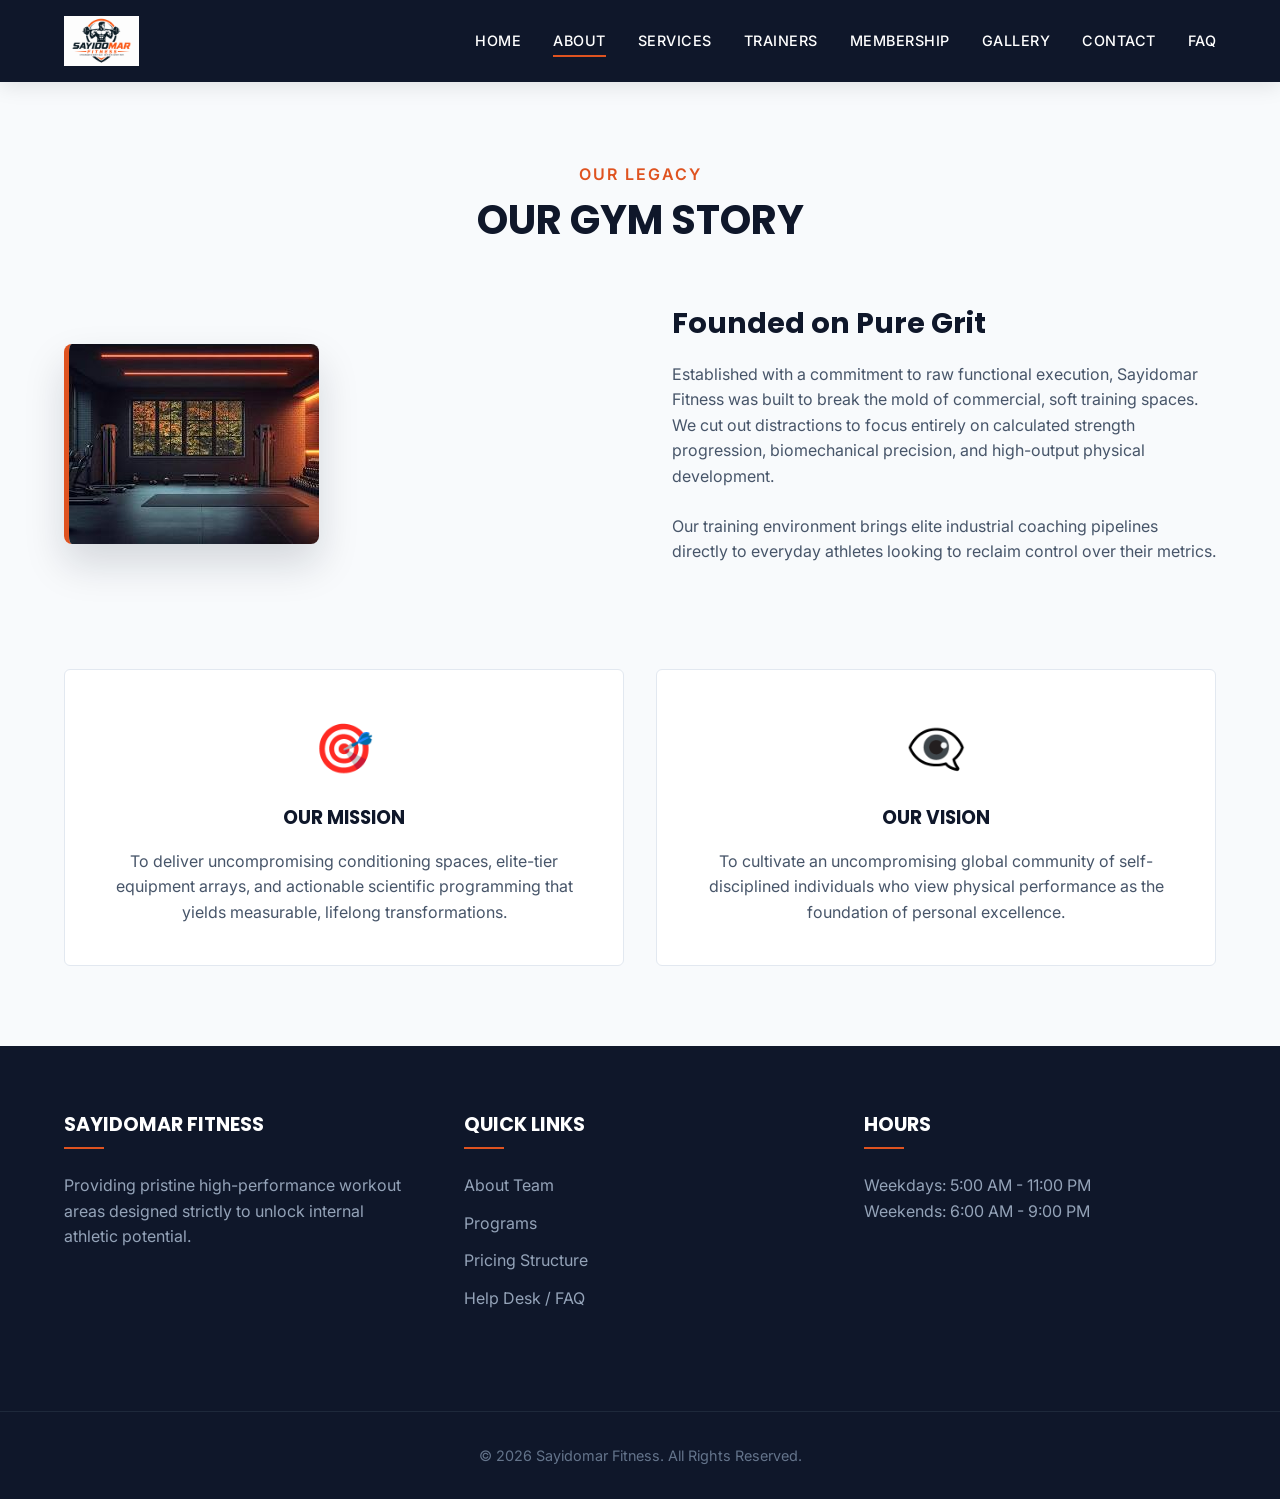
<file: about.html>
<!DOCTYPE html>
<html lang="en">
<head>
    <meta charset="UTF-8">
    <meta name="viewport" content="width=device-width, initial-scale=1.0">
    <title>About Us | Sayidomar Fitness</title>
    <link rel="stylesheet" href="css/style.css">
    <link rel="stylesheet" href="css/responsive.css">
</head>
<body>

    <header class="main-header">
        <nav class="navbar">
            <a href="index.html" class="nav-logo">
                <img src="logo.png" alt="Sayidomar Fitness Logo">
            </a>
            <ul class="nav-links">
                <li><a href="index.html">Home</a></li>
                <li><a href="about.html" class="active">About</a></li>
                <li><a href="services.html">Services</a></li>
                <li><a href="trainers.html">Trainers</a></li>
                <li><a href="membership.html">Membership</a></li>
                <li><a href="gallery.html">Gallery</a></li>
                <li><a href="contact.html">Contact</a></li>
                <li><a href="faq.html">FAQ</a></li>
            </ul>
        </nav>
    </header>

    <main class="container">
        <div class="section-header">
            <p>Our Legacy</p>
            <h2>Our Gym Story</h2>
        </div>
        
        <div class="about-split" style="margin-bottom: 5rem;">
            <div class="about-img">
                <img src="hero.png" alt="Sayidomar Gym Legacy">
            </div>
            <div class="about-text">
                <h3>Founded on Pure Grit</h3>
                <p>Established with a commitment to raw functional execution, Sayidomar Fitness was built to break the mold of commercial, soft training spaces. We cut out distractions to focus entirely on calculated strength progression, biomechanical precision, and high-output physical development.</p>
                <p>Our training environment brings elite industrial coaching pipelines directly to everyday athletes looking to reclaim control over their metrics.</p>
            </div>
        </div>

        <div class="features-grid">
            <div class="feature-card">
                <div class="feature-icon">🎯</div>
                <h3>Our Mission</h3>
                <p>To deliver uncompromising conditioning spaces, elite-tier equipment arrays, and actionable scientific programming that yields measurable, lifelong transformations.</p>
            </div>
            <div class="feature-card">
                <div class="feature-icon">👁️‍🗨️</div>
                <h3>Our Vision</h3>
                <p>To cultivate an uncompromising global community of self-disciplined individuals who view physical performance as the foundation of personal excellence.</p>
            </div>
        </div>
    </main>

    <footer class="main-footer">
        <div class="container footer-grid" style="padding: 0 0 40px 0;">
            <div class="footer-col">
                <h3>Sayidomar Fitness</h3>
                <p>Providing pristine high-performance workout areas designed strictly to unlock internal athletic potential.</p>
            </div>
            <div class="footer-col">
                <h3>Quick Links</h3>
                <ul class="footer-links">
                    <li><a href="about.html">About Team</a></li>
                    <li><a href="services.html">Programs</a></li>
                    <li><a href="membership.html">Pricing Structure</a></li>
                    <li><a href="faq.html">Help Desk / FAQ</a></li>
                </ul>
            </div>
            <div class="footer-col">
                <h3>Hours</h3>
                <p>Weekdays: 5:00 AM - 11:00 PM<br>Weekends: 6:00 AM - 9:00 PM</p>
            </div>
        </div>
        <div class="footer-bottom">
            <p>&copy; 2026 Sayidomar Fitness. All Rights Reserved.</p>
        </div>
    </footer>

</body>
</html>
</file>
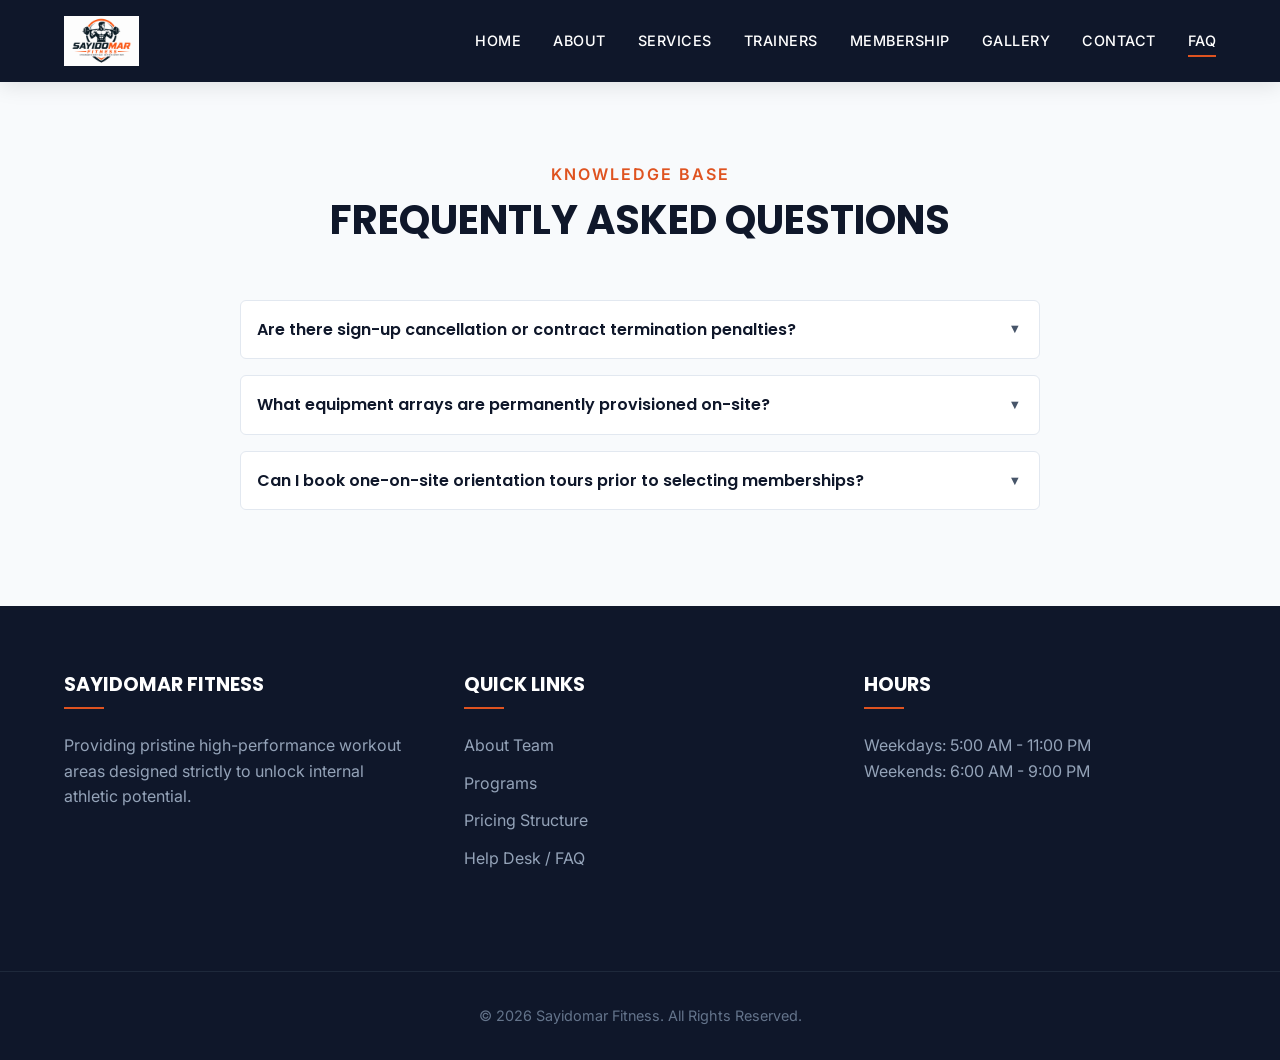
<file: faq.html>
<!DOCTYPE html>
<html lang="en">
<head>
    <meta charset="UTF-8">
    <meta name="viewport" content="width=device-width, initial-scale=1.0">
    <title>Help Desk FAQs | Sayidomar Fitness</title>
    <link rel="stylesheet" href="css/style.css">
    <link rel="stylesheet" href="css/responsive.css">
    <style>
        /* Scoped styles specifically for standard interactive accordion functionality without JavaScript */
        details {
            background-color: var(--white);
            border: 1px solid var(--border);
            border-radius: 6px;
            margin-bottom: 1rem;
            padding: 1rem;
            transition: var(--transition);
        }
        details[open] {
            border-color: var(--primary);
            box-shadow: 0 4px 12px rgba(0,0,0,0.03);
        }
        summary {
            font-family: var(--font-heading);
            font-weight: 600;
            color: var(--heading);
            cursor: pointer;
            list-style: none;
            position: relative;
            padding-right: 2rem;
        }
        summary::after {
            content: '▼';
            position: absolute;
            right: 0;
            top: 50%;
            transform: translateY(-50%) scale(0.8);
            color: var(--text);
            transition: var(--transition);
        }
        details[open] summary::after {
            transform: translateY(-50%) rotate(180deg) scale(0.8);
            color: var(--primary);
        }
        details p {
            margin-top: 1rem;
            color: var(--text);
            border-top: 1px solid var(--border);
            padding-top: 1rem;
        }
    </style>
</head>
<body>

    <header class="main-header">
        <nav class="navbar">
            <a href="index.html" class="nav-logo">
                <img src="logo.png" alt="Sayidomar Fitness Logo">
            </a>
            <ul class="nav-links">
                <li><a href="index.html">Home</a></li>
                <li><a href="about.html">About</a></li>
                <li><a href="services.html">Services</a></li>
                <li><a href="trainers.html">Trainers</a></li>
                <li><a href="membership.html">Membership</a></li>
                <li><a href="gallery.html">Gallery</a></li>
                <li><a href="contact.html">Contact</a></li>
                <li><a href="faq.html" class="active">FAQ</a></li>
            </ul>
        </nav>
    </header>

    <main class="container" style="max-width: 800px;">
        <div class="section-header">
            <p>Knowledge Base</p>
            <h2>Frequently Asked Questions</h2>
        </div>

        <!-- Semantic HTML5 Interactive Details Elements (Bypasses JS Requirements completely) -->
        <details>
            <summary>Are there sign-up cancellation or contract termination penalties?</summary>
            <p>No. Our Basic and Elite membership tracks are engineered on rolling month-to-month continuous billing structures. You can terminate auto-renewals 10 business days clear of your next scheduled calendar billing block without encountering exit penalty assessments.</p>
        </details>

        <details>
            <summary>What equipment arrays are permanently provisioned on-site?</summary>
            <p>Our infrastructure holds pristine multi-station competition compound platforms, solid calibrated steel Olympic plates, specialized multi-grip bars, specialized dual-cable towers, high-performance mechanical air bikes, rowers, and solid dumbbells mapping scales up to 150 lbs.</p>
        </details>

        <details>
            <summary>Can I book one-on-site orientation tours prior to selecting memberships?</summary>
            <p>Absolutely. Reach through our core Contact page configuration to set clean time blocks with one of our master training coordinators to review the gear deployment systems first-hand.</p>
        </details>
    </main>

    <footer class="main-footer">
        <div class="container footer-grid" style="padding: 0 0 40px 0;">
            <div class="footer-col">
                <h3>Sayidomar Fitness</h3>
                <p>Providing pristine high-performance workout areas designed strictly to unlock internal athletic potential.</p>
            </div>
            <div class="footer-col">
                <h3>Quick Links</h3>
                <ul class="footer-links">
                    <li><a href="about.html">About Team</a></li>
                    <li><a href="services.html">Programs</a></li>
                    <li><a href="membership.html">Pricing Structure</a></li>
                    <li><a href="faq.html">Help Desk / FAQ</a></li>
                </ul>
            </div>
            <div class="footer-col">
                <h3>Hours</h3>
                <p>Weekdays: 5:00 AM - 11:00 PM<br>Weekends: 6:00 AM - 9:00 PM</p>
            </div>
        </div>
        <div class="footer-bottom">
            <p>&copy; 2026 Sayidomar Fitness. All Rights Reserved.</p>
        </div>
    </footer>

</body>
</html>
</file>
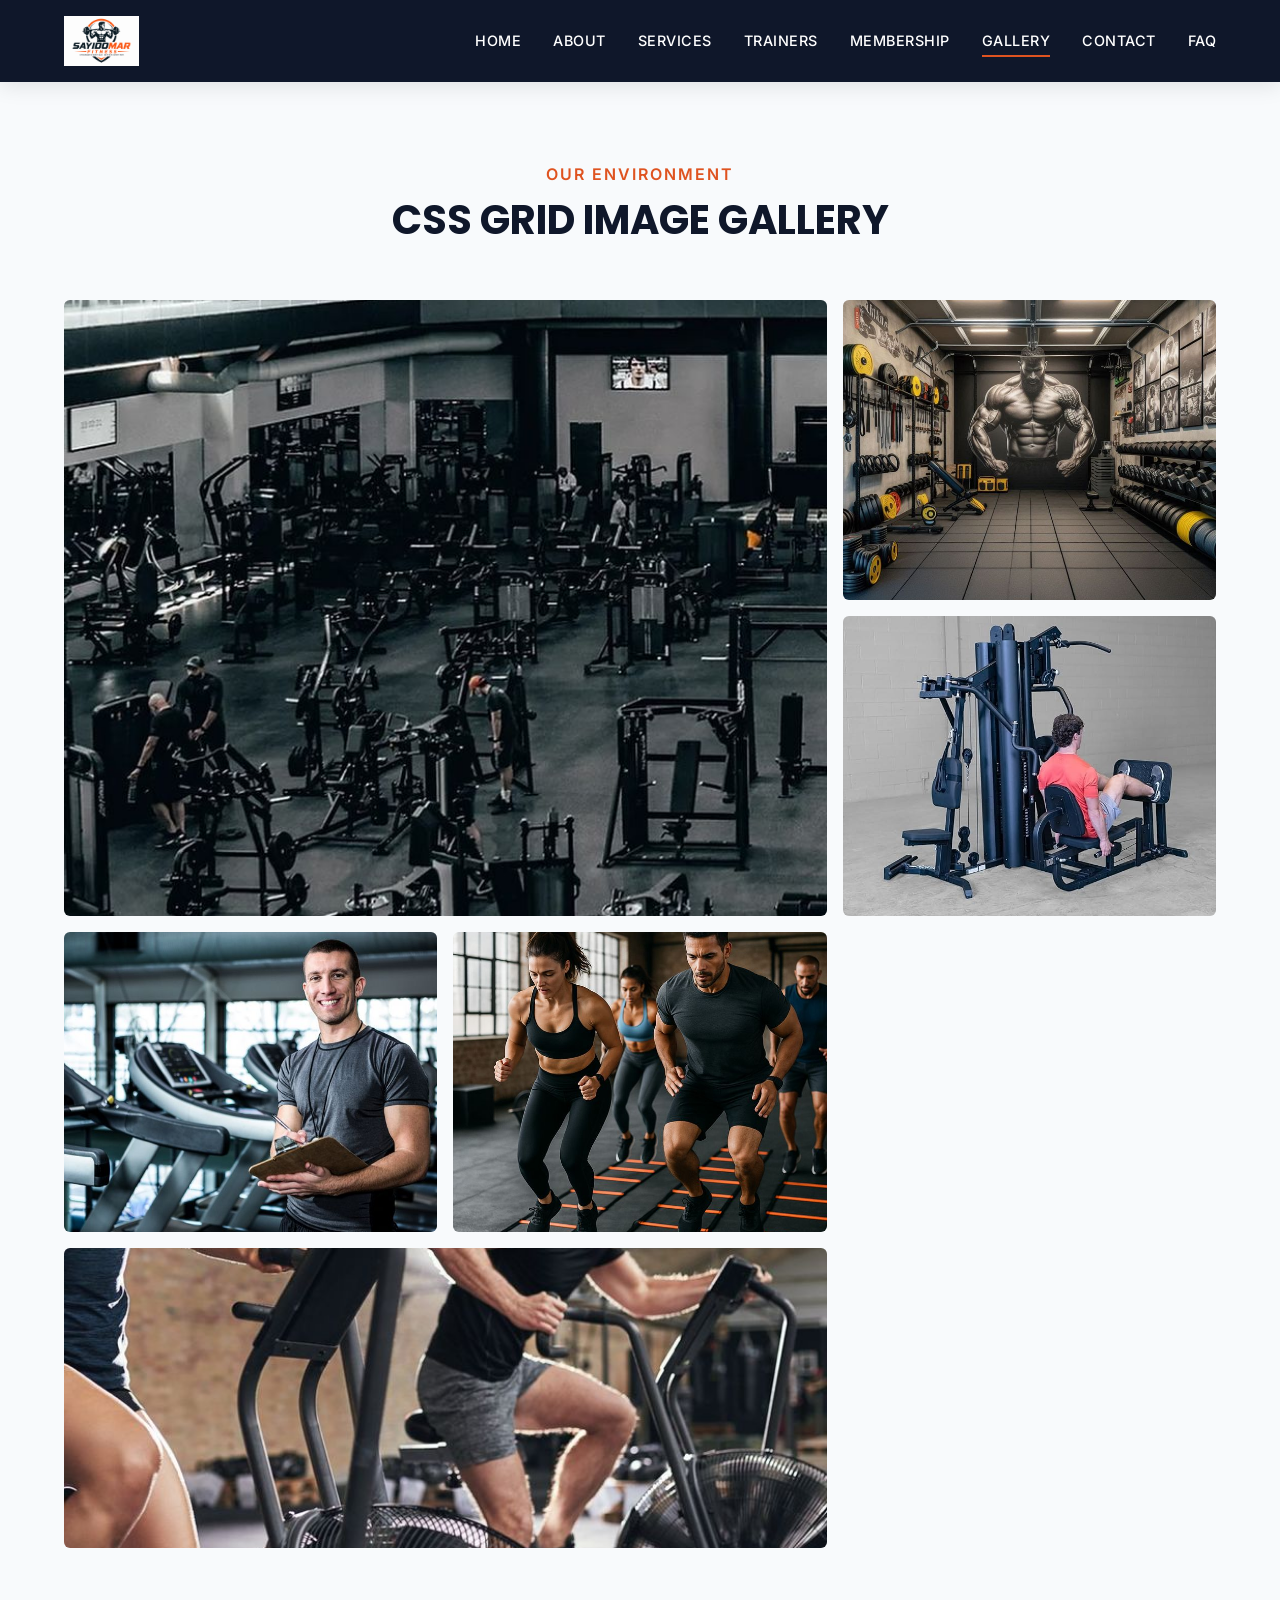
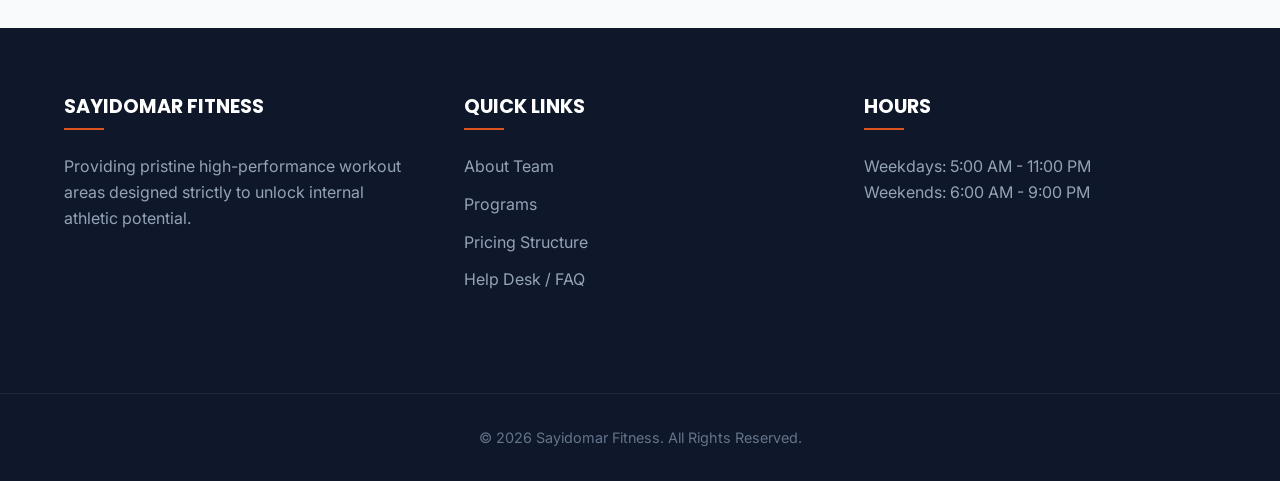
<file: gallery.html>
<!DOCTYPE html>
<html lang="en">
<head>
    <meta charset="UTF-8">
    <meta name="viewport" content="width=device-width, initial-scale=1.0">
    <title>Facility Vault | Sayidomar Fitness</title>
    <link rel="stylesheet" href="css/style.css">
    <link rel="stylesheet" href="css/responsive.css">
</head>
<body>

    <header class="main-header">
        <nav class="navbar">
            <a href="index.html" class="nav-logo">
                <img src="logo.png" alt="Sayidomar Fitness Logo">
            </a>
            <ul class="nav-links">
                <li><a href="index.html">Home</a></li>
                <li><a href="about.html">About</a></li>
                <li><a href="services.html">Services</a></li>
                <li><a href="trainers.html">Trainers</a></li>
                <li><a href="membership.html">Membership</a></li>
                <li><a href="gallery.html" class="active">Gallery</a></li>
                <li><a href="contact.html">Contact</a></li>
                <li><a href="faq.html">FAQ</a></li>
            </ul>
        </nav>
    </header>

    <main class="container">
        <div class="section-header">
            <p>Our Environment</p>
            <h2>CSS Grid Image Gallery</h2>
        </div>

        <!-- Custom Grid System configuration styling explicitly mapped via CSS Grid rules -->
        <div class="gallery-grid" style="grid-auto-rows: 300px;">
            <div class="gallery-item" style="grid-column: span 2; grid-row: span 2;"><img src="main.jpeg" alt="Main Floor Setup Tier 1"></div>
            <div class="gallery-item"><img src="loyout.jpeg" alt="Industrial Strength Layout"></div>
            <div class="gallery-item"><img src="free.jpeg" alt="Free Weights Array"></div>
            <div class="gallery-item"><img src="coach.jpeg" alt="Coaching Platform Alpha"></div>
            <div class="gallery-item"><img src="hub.jpeg" alt="Conditioning Hub"></div>
            <div class="gallery-item" style="grid-column: span 2;"><img src="drive.jpeg" alt="Athlete Mechanical Drive"></div>
        </div>
    </main>

    <footer class="main-footer">
        <div class="container footer-grid" style="padding: 0 0 40px 0;">
            <div class="footer-col">
                <h3>Sayidomar Fitness</h3>
                <p>Providing pristine high-performance workout areas designed strictly to unlock internal athletic potential.</p>
            </div>
            <div class="footer-col">
                <h3>Quick Links</h3>
                <ul class="footer-links">
                    <li><a href="about.html">About Team</a></li>
                    <li><a href="services.html">Programs</a></li>
                    <li><a href="membership.html">Pricing Structure</a></li>
                    <li><a href="faq.html">Help Desk / FAQ</a></li>
                </ul>
            </div>
            <div class="footer-col">
                <h3>Hours</h3>
                <p>Weekdays: 5:00 AM - 11:00 PM<br>Weekends: 6:00 AM - 9:00 PM</p>
            </div>
        </div>
        <div class="footer-bottom">
            <p>&copy; 2026 Sayidomar Fitness. All Rights Reserved.</p>
        </div>
    </footer>

</body>
</html>
</file>
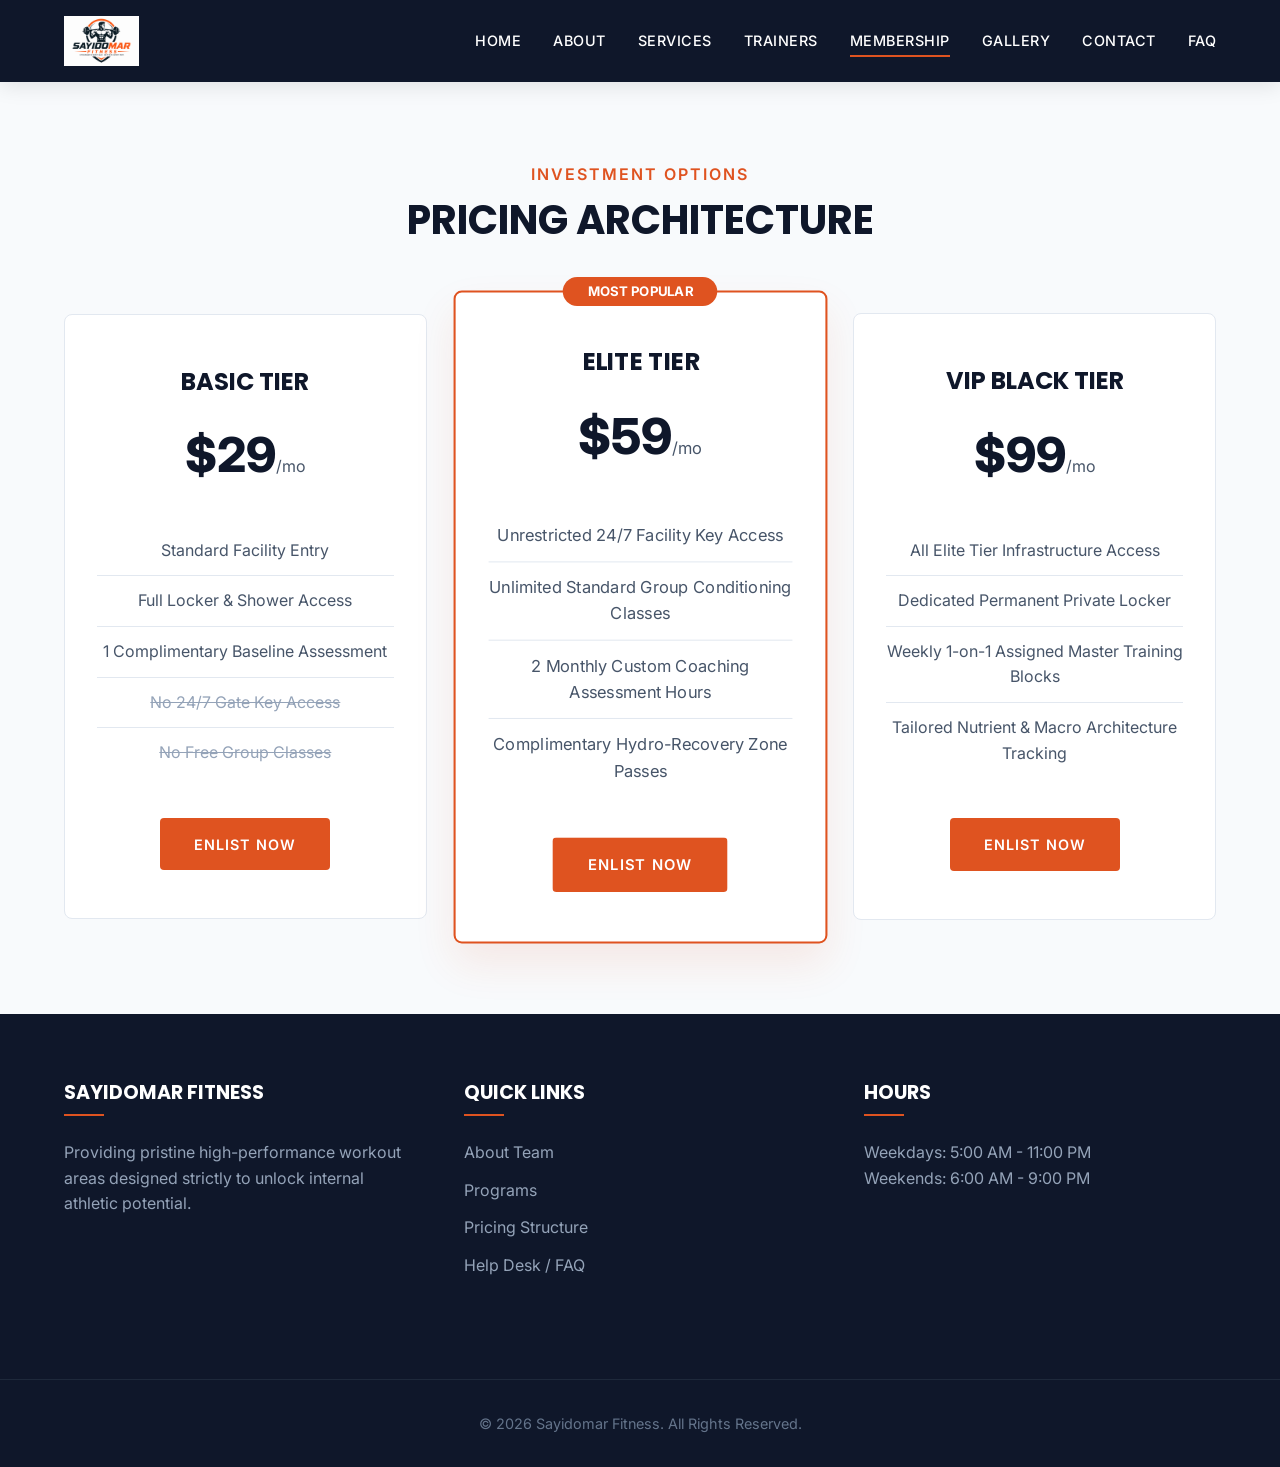
<file: membership.html>
<!DOCTYPE html>
<html lang="en">
<head>
    <meta charset="UTF-8">
    <meta name="viewport" content="width=device-width, initial-scale=1.0">
    <title>Membership Plans | Sayidomar Fitness</title>
    <link rel="stylesheet" href="css/style.css">
    <link rel="stylesheet" href="css/responsive.css">
</head>
<body>

    <header class="main-header">
        <nav class="navbar">
            <a href="index.html" class="nav-logo">
                <img src="logo.png" alt="Sayidomar Fitness Logo">
            </a>
            <ul class="nav-links">
                <li><a href="index.html">Home</a></li>
                <li><a href="about.html">About</a></li>
                <li><a href="services.html">Services</a></li>
                <li><a href="trainers.html">Trainers</a></li>
                <li><a href="membership.html" class="active">Membership</a></li>
                <li><a href="gallery.html">Gallery</a></li>
                <li><a href="contact.html">Contact</a></li>
                <li><a href="faq.html">FAQ</a></li>
            </ul>
        </nav>
    </header>

    <main class="container">
        <div class="section-header">
            <p>Investment Options</p>
            <h2>Pricing Architecture</h2>
        </div>

        <div class="plans-grid">
            <div class="plan-card">
                <h3>Basic Tier</h3>
                <div class="plan-price">$29<span>/mo</span></div>
                <ul class="plan-features">
                    <li>Standard Facility Entry</li>
                    <li>Full Locker & Shower Access</li>
                    <li>1 Complimentary Baseline Assessment</li>
                    <li style="color:#94A3B8; text-decoration: line-through;">No 24/7 Gate Key Access</li>
                    <li style="color:#94A3B8; text-decoration: line-through;">No Free Group Classes</li>
                </ul>
                <a href="contact.html" class="btn">Enlist Now</a>
            </div>

            <div class="plan-card featured">
                <div class="badge">Most Popular</div>
                <h3>Elite Tier</h3>
                <div class="plan-price">$59<span>/mo</span></div>
                <ul class="plan-features">
                    <li>Unrestricted 24/7 Facility Key Access</li>
                    <li>Unlimited Standard Group Conditioning Classes</li>
                    <li>2 Monthly Custom Coaching Assessment Hours</li>
                    <li>Complimentary Hydro-Recovery Zone Passes</li>
                </ul>
                <a href="contact.html" class="btn">Enlist Now</a>
            </div>

            <div class="plan-card">
                <h3>VIP Black Tier</h3>
                <div class="plan-price">$99<span>/mo</span></div>
                <ul class="plan-features">
                    <li>All Elite Tier Infrastructure Access</li>
                    <li>Dedicated Permanent Private Locker</li>
                    <li>Weekly 1-on-1 Assigned Master Training Blocks</li>
                    <li>Tailored Nutrient & Macro Architecture Tracking</li>
                </ul>
                <a href="contact.html" class="btn">Enlist Now</a>
            </div>
        </div>
    </main>

    <footer class="main-footer">
        <div class="container footer-grid" style="padding: 0 0 40px 0;">
            <div class="footer-col">
                <h3>Sayidomar Fitness</h3>
                <p>Providing pristine high-performance workout areas designed strictly to unlock internal athletic potential.</p>
            </div>
            <div class="footer-col">
                <h3>Quick Links</h3>
                <ul class="footer-links">
                    <li><a href="about.html">About Team</a></li>
                    <li><a href="services.html">Programs</a></li>
                    <li><a href="membership.html">Pricing Structure</a></li>
                    <li><a href="faq.html">Help Desk / FAQ</a></li>
                </ul>
            </div>
            <div class="footer-col">
                <h3>Hours</h3>
                <p>Weekdays: 5:00 AM - 11:00 PM<br>Weekends: 6:00 AM - 9:00 PM</p>
            </div>
        </div>
        <div class="footer-bottom">
            <p>&copy; 2026 Sayidomar Fitness. All Rights Reserved.</p>
        </div>
    </footer>

</body>
</html>
</file>
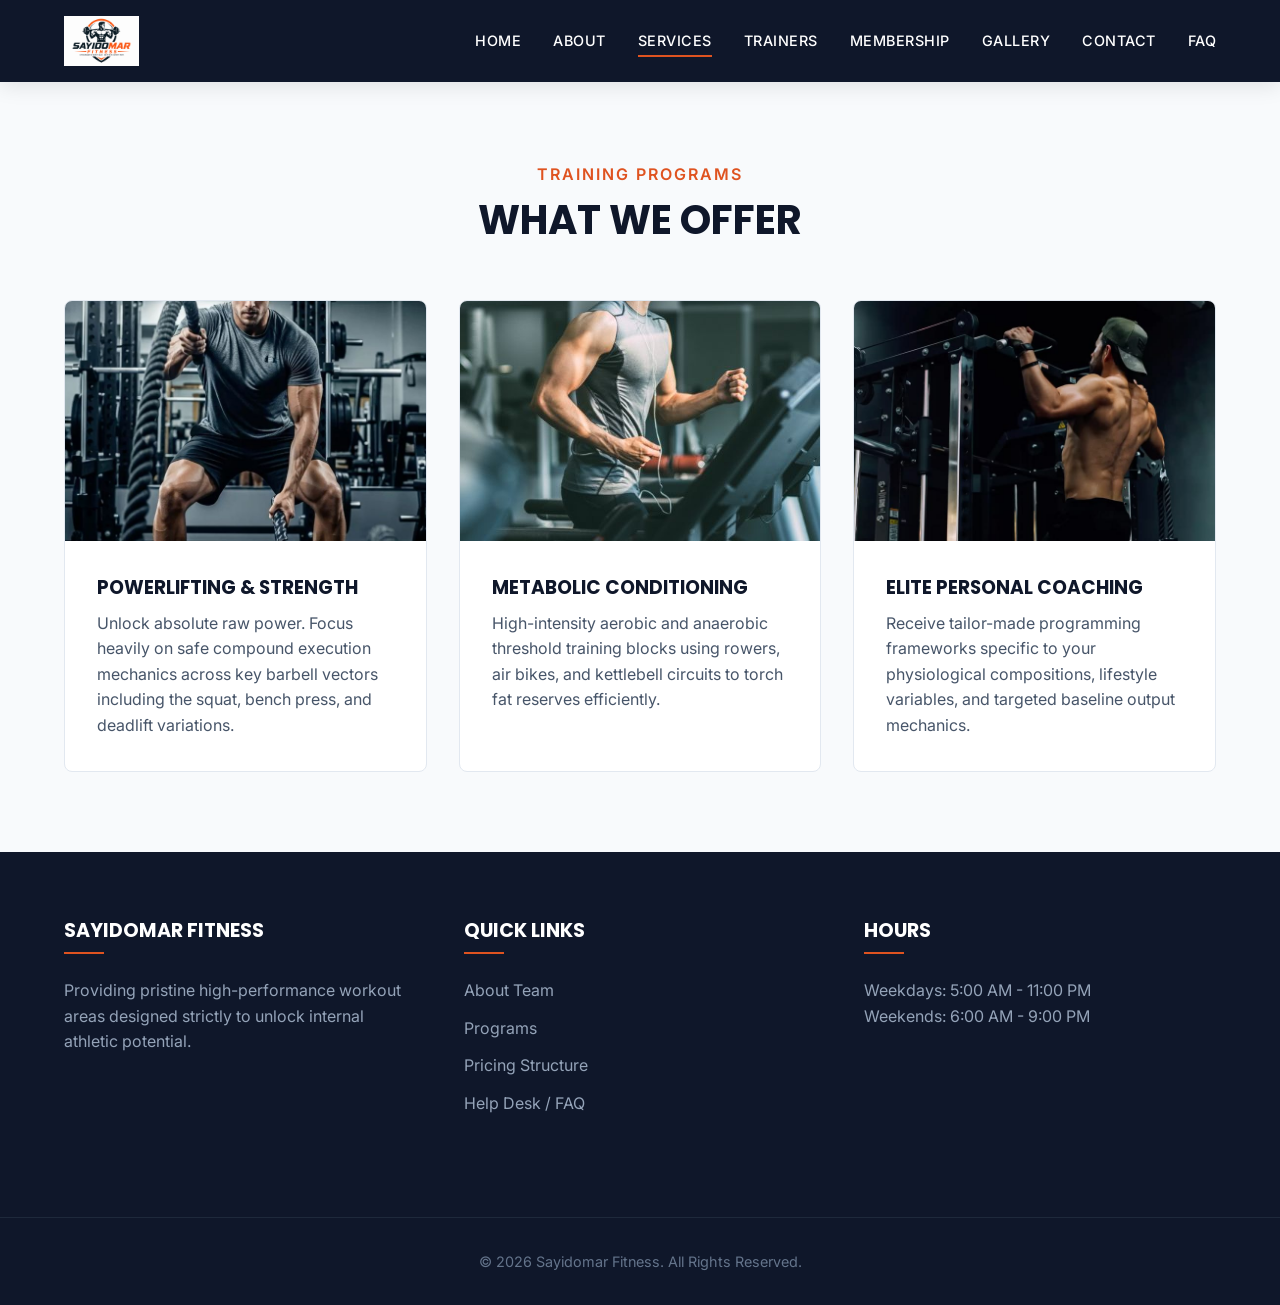
<file: services.html>
<!DOCTYPE html>
<html lang="en">
<head>
    <meta charset="UTF-8">
    <meta name="viewport" content="width=device-width, initial-scale=1.0">
    <title>Our Services | Sayidomar Fitness</title>
    <link rel="stylesheet" href="css/style.css">
    <link rel="stylesheet" href="css/responsive.css">
</head>
<body>

    <header class="main-header">
        <nav class="navbar">
            <a href="index.html" class="nav-logo">
                <img src="logo.png" alt="Sayidomar Fitness Logo">
            </a>
            <ul class="nav-links">
                <li><a href="index.html">Home</a></li>
                <li><a href="about.html">About</a></li>
                <li><a href="services.html" class="active">Services</a></li>
                <li><a href="trainers.html">Trainers</a></li>
                <li><a href="membership.html">Membership</a></li>
                <li><a href="gallery.html">Gallery</a></li>
                <li><a href="contact.html">Contact</a></li>
                <li><a href="faq.html">FAQ</a></li>
            </ul>
        </nav>
    </header>

    <main class="container">
        <div class="section-header">
            <p>Training Programs</p>
            <h2>What We Offer</h2>
        </div>

        <div class="services-grid">
            <div class="service-card">
                <div class="service-img"><img src="first.jpeg" alt="Strength Program"></div>
                <div class="service-info">
                    <h3>Powerlifting & Strength</h3>
                    <p>Unlock absolute raw power. Focus heavily on safe compound execution mechanics across key barbell vectors including the squat, bench press, and deadlift variations.</p>
                </div>
            </div>
            <div class="service-card">
                <div class="service-img"><img src="second.jpeg" alt="Conditioning Program"></div>
                <div class="service-info">
                    <h3>Metabolic Conditioning</h3>
                    <p>High-intensity aerobic and anaerobic threshold training blocks using rowers, air bikes, and kettlebell circuits to torch fat reserves efficiently.</p>
                </div>
            </div>
            <div class="service-card">
                <div class="service-img"><img src="last.jpeg" alt="1-on-1 Program"></div>
                <div class="service-info">
                    <h3>Elite Personal Coaching</h3>
                    <p>Receive tailor-made programming frameworks specific to your physiological compositions, lifestyle variables, and targeted baseline output mechanics.</p>
                </div>
            </div>
        </div>
    </main>

    <footer class="main-footer">
        <div class="container footer-grid" style="padding: 0 0 40px 0;">
            <div class="footer-col">
                <h3>Sayidomar Fitness</h3>
                <p>Providing pristine high-performance workout areas designed strictly to unlock internal athletic potential.</p>
            </div>
            <div class="footer-col">
                <h3>Quick Links</h3>
                <ul class="footer-links">
                    <li><a href="about.html">About Team</a></li>
                    <li><a href="services.html">Programs</a></li>
                    <li><a href="membership.html">Pricing Structure</a></li>
                    <li><a href="faq.html">Help Desk / FAQ</a></li>
                </ul>
            </div>
            <div class="footer-col">
                <h3>Hours</h3>
                <p>Weekdays: 5:00 AM - 11:00 PM<br>Weekends: 6:00 AM - 9:00 PM</p>
            </div>
        </div>
        <div class="footer-bottom">
            <p>&copy; 2026 Sayidomar Fitness. All Rights Reserved.</p>
        </div>
    </footer>

</body>
</html>
</file>
<file: css/style.css>
/* ==========================================
   CSS ARCHITECTURE: SAYIDOMAR FITNESS
   File: css/style.css
   ========================================== */

@import url('https://fonts.googleapis.com/css2?family=Inter:wght@300;400;500;600&family=Poppins:wght@500;600;700;800&display=swap');

:root {
    --primary: #DF5320;
    --heading: #0F172A;
    --bg: #F8FAFC;
    --text: #475569;
    --white: #FFFFFF;
    --card-bg: #FFFFFF;
    --border: #E2E8F0;
    
    --font-heading: 'Poppins', sans-serif;
    --font-body: 'Inter', sans-serif;
    --max-width: 1200px;
    --transition: all 0.3s cubic-bezier(0.4, 0, 0.2, 1);
}

/* Base Resets */
* {
    margin: 0;
    padding: 0;
    box-sizing: border-box;
}

html {
    scroll-behavior: smooth;
}

body {
    font-family: var(--font-body);
    background-color: var(--bg);
    color: var(--text);
    line-height: 1.6;
}

h1, h2, h3, h4 {
    font-family: var(--font-heading);
    color: var(--heading);
    font-weight: 700;
}

a {
    text-decoration: none;
    color: inherit;
    transition: var(--transition);
}

ul {
    list-style: none;
}

img {
    max-width: 100%;
    display: block;
}

/* Global Components & Utility */
.container {
    width: 90%;
    max-width: var(--max-width);
    margin: 0 auto;
    padding: 80px 0;
}

.btn {
    display: inline-block;
    padding: 0.8rem 2rem;
    background-color: var(--primary);
    color: var(--white);
    font-weight: 600;
    text-transform: uppercase;
    font-size: 0.9rem;
    letter-spacing: 1px;
    border: 2px solid transparent;
    border-radius: 4px;
    cursor: pointer;
    transition: var(--transition);
}

.btn:hover {
    background-color: transparent;
    border-color: var(--primary);
    color: var(--primary);
    transform: translateY(-2px);
}

.btn-secondary {
    background-color: transparent;
    border: 2px solid var(--white);
    color: var(--white);
}

.btn-secondary:hover {
    background-color: var(--white);
    color: var(--heading);
}

.section-header {
    text-align: center;
    margin-bottom: 3rem;
}

.section-header h2 {
    font-size: 2.5rem;
    text-transform: uppercase;
    margin-bottom: 0.5rem;
}

.section-header p {
    color: var(--primary);
    font-weight: 600;
    text-transform: uppercase;
    letter-spacing: 2px;
}

/* Sticky Navigation Header */
.main-header {
    position: sticky;
    top: 0;
    background-color: var(--heading);
    box-shadow: 0 4px 20px rgba(0, 0, 0, 0.1);
    z-index: 1000;
}

.navbar {
    display: flex;
    justify-content: space-between;
    align-items: center;
    padding: 1rem 5%;
}

.nav-logo img {
    height: 50px;
    width: auto;
}

.nav-links {
    display: flex;
    gap: 2rem;
}

.nav-links a {
    color: var(--white);
    font-weight: 500;
    text-transform: uppercase;
    font-size: 0.9rem;
    letter-spacing: 0.5px;
    position: relative;
    padding: 0.5rem 0;
}

.nav-links a::after {
    content: '';
    position: absolute;
    bottom: 0;
    left: 0;
    width: 0;
    height: 2px;
    background-color: var(--primary);
    transition: var(--transition);
}

.nav-links a:hover::after,
.nav-links a.active::after {
    width: 100%;
}

.nav-links a:hover {
    color: var(--primary);
}

/* Hero Section */
.hero {
    min-height: 90vh;
    background: linear-gradient(rgba(15, 23, 42, 0.8), rgba(15, 23, 42, 0.85)), url('../images/hero.jpg') no-repeat center center/cover;
    display: flex;
    align-items: center;
    justify-content: center;
    text-align: center;
    color: var(--white);
    padding: 0 1rem;
}

.hero-content {
    max-width: 800px;
}

.hero-logo {
    max-width: 280px;
    margin: 0 auto 2rem auto;
}

.hero h1 {
    color: var(--white);
    font-size: 3.5rem;
    text-transform: uppercase;
    letter-spacing: 2px;
    margin-bottom: 1rem;
}

.hero p {
    font-size: 1.25rem;
    color: var(--primary);
    font-weight: 600;
    letter-spacing: 3px;
    text-transform: uppercase;
    margin-bottom: 2rem;
}

.hero-btns {
    display: flex;
    gap: 1.5rem;
    justify-content: center;
}

/* About Section Split */
.about-split {
    display: flex;
    gap: 4rem;
    align-items: center;
}

.about-img, .about-text {
    flex: 1;
}

.about-img img {
    border-radius: 8px;
    box-shadow: 0 20px 40px rgba(15, 23, 42, 0.15);
    border-left: 5px solid var(--primary);
}

.about-text h3 {
    font-size: 1.8rem;
    margin-bottom: 1rem;
}

.about-text p {
    margin-bottom: 1.5rem;
}

/* Why Choose Us Features Grid */
.features-grid {
    display: grid;
    grid-template-columns: repeat(auto-fit, minmax(250px, 1fr));
    gap: 2rem;
}

.feature-card {
    background-color: var(--card-bg);
    padding: 2.5rem 2rem;
    text-align: center;
    border-radius: 6px;
    border: 1px solid var(--border);
    transition: var(--transition);
}

.feature-card:hover {
    transform: translateY(-10px);
    border-color: var(--primary);
    box-shadow: 0 15px 30px rgba(0,0,0,0.05);
}

.feature-icon {
    font-size: 3rem;
    margin-bottom: 1rem;
}

.feature-card h3 {
    margin-bottom: 1rem;
    text-transform: uppercase;
}

/* Services Grid Display */
.services-grid {
    display: grid;
    grid-template-columns: repeat(auto-fit, minmax(300px, 1fr));
    gap: 2rem;
}

.service-card {
    background-color: var(--card-bg);
    border-radius: 8px;
    overflow: hidden;
    border: 1px solid var(--border);
    transition: var(--transition);
}

.service-card:hover {
    transform: translateY(-5px);
    box-shadow: 0 15px 30px rgba(0,0,0,0.08);
}

.service-img img {
    width: 100%;
    height: 240px;
    object-fit: cover;
}

.service-info {
    padding: 2rem;
}

.service-info h3 {
    margin-bottom: 0.5rem;
    text-transform: uppercase;
}

/* Trainers Team Grid */
.trainers-grid {
    display: grid;
    grid-template-columns: repeat(auto-fit, minmax(280px, 1fr));
    gap: 2rem;
}

.trainer-card {
    background-color: var(--card-bg);
    border-radius: 8px;
    overflow: hidden;
    text-align: center;
    border: 1px solid var(--border);
    position: relative;
}

.trainer-img {
    overflow: hidden;
    position: relative;
}

.trainer-img img {
    width: 100%;
    height: 500px;
    object-fit: cover;
    transition: var(--transition);
}

.trainer-card:hover .trainer-img img {
    transform: scale(1.05);
}

.trainer-info {
    padding: 1.5rem;
    background-color: var(--white);
    position: relative;
    z-index: 2;
}

.trainer-info h3 {
    text-transform: uppercase;
    font-size: 1.3rem;
}

.trainer-info p {
    color: var(--primary);
    font-weight: 600;
    font-size: 0.9rem;
    text-transform: uppercase;
}

/* Membership Tables (CSS Flex/Grid) */
.plans-grid {
    display: grid;
    grid-template-columns: repeat(auto-fit, minmax(300px, 1fr));
    gap: 2rem;
    align-items: center;
}

.plan-card {
    background-color: var(--white);
    padding: 3rem 2rem;
    border-radius: 8px;
    text-align: center;
    border: 1px solid var(--border);
    position: relative;
    transition: var(--transition);
}

.plan-card.featured {
    border: 2px solid var(--primary);
    transform: scale(1.03);
    box-shadow: 0 20px 40px rgba(223, 83, 32, 0.1);
}

.badge {
    position: absolute;
    top: -15px;
    left: 50%;
    transform: translateX(-50%);
    background-color: var(--primary);
    color: var(--white);
    padding: 0.25rem 1.5rem;
    border-radius: 20px;
    font-size: 0.8rem;
    font-weight: bold;
    text-transform: uppercase;
}

.plan-card h3 {
    font-size: 1.5rem;
    text-transform: uppercase;
    margin-bottom: 1rem;
}

.plan-price {
    font-size: 3rem;
    font-weight: 800;
    color: var(--heading);
    margin-bottom: 2rem;
}

.plan-price span {
    font-size: 1rem;
    color: var(--text);
    font-weight: 400;
}

.plan-features {
    margin-bottom: 2.5rem;
}

.plan-features li {
    padding: 0.75rem 0;
    border-bottom: 1px solid var(--border);
}

.plan-features li:last-child {
    border-bottom: none;
}

/* Testimonials Slider Alternative (No JS) */
.testimonials-grid {
    display: grid;
    grid-template-columns: repeat(auto-fit, minmax(300px, 1fr));
    gap: 2rem;
}

.testimonial-box {
    background-color: var(--white);
    padding: 2.5rem;
    border-radius: 8px;
    border: 1px solid var(--border);
    position: relative;
}

.testimonial-box p {
    font-style: italic;
    margin-bottom: 1.5rem;
}

.client-info h4 {
    color: var(--primary);
    text-transform: uppercase;
}

/* Gallery CSS Grid layout */
.gallery-grid {
    display: grid;
    grid-template-columns: repeat(auto-fill, minmax(280px, 1fr));
    grid-auto-rows: 240px;
    gap: 1rem;
}

.gallery-item {
    overflow: hidden;
    border-radius: 6px;
    position: relative;
}

.gallery-item img {
    width: 100%;
    height: 100%;
    object-fit: cover;
    transition: var(--transition);
}

.gallery-item::after {
    content: '➕';
    position: absolute;
    top: 0;
    left: 0;
    width: 100%;
    height: 100%;
    background-color: rgba(223, 83, 32, 0.85);
    display: flex;
    justify-content: center;
    align-items: center;
    color: white;
    font-size: 2rem;
    opacity: 0;
    transition: var(--transition);
}

.gallery-item:hover img {
    transform: scale(1.1);
}

.gallery-item:hover::after {
    opacity: 1;
}

/* Contact Form & Map Component */
.contact-wrapper {
    display: grid;
    grid-template-columns: 1fr 1fr;
    gap: 3rem;
}

.contact-form {
    background-color: var(--white);
    padding: 2.5rem;
    border-radius: 8px;
    border: 1px solid var(--border);
}

.form-group {
    margin-bottom: 1.5rem;
}

.form-group label {
    display: block;
    font-weight: 600;
    margin-bottom: 0.5rem;
    color: var(--heading);
}

.form-control {
    width: 100%;
    padding: 0.75rem 1rem;
    border: 1px solid var(--border);
    border-radius: 4px;
    font-family: var(--font-body);
    font-size: 1rem;
    transition: var(--transition);
}

.form-control:focus {
    outline: none;
    border-color: var(--primary);
    box-shadow: 0 0 0 3px rgba(223, 83, 32, 0.15);
}

.map-container iframe {
    width: 100%;
    height: 100%;
    min-height: 400px;
    border: none;
    border-radius: 8px;
}

/* Main Footer Setup */
.main-footer {
    background-color: var(--heading);
    color: var(--white);
    padding: 4rem 0 2rem 0;
}

.footer-grid {
    display: grid;
    grid-template-columns: repeat(auto-fit, minmax(220px, 1fr));
    gap: 3rem;
    margin-bottom: 3rem;
}

.footer-col h3 {
    color: var(--white);
    text-transform: uppercase;
    font-size: 1.2rem;
    margin-bottom: 1.5rem;
    position: relative;
    padding-bottom: 0.5rem;
}

.footer-col h3::after {
    content: '';
    position: absolute;
    bottom: 0;
    left: 0;
    width: 40px;
    height: 2px;
    background-color: var(--primary);
}

.footer-col p {
    color: #94A3B8;
}

.footer-links li {
    margin-bottom: 0.75rem;
}

.footer-links a {
    color: #94A3B8;
}

.footer-links a:hover {
    color: var(--primary);
    padding-left: 5px;
}

.footer-bottom {
    text-align: center;
    padding-top: 2rem;
    border-top: 1px solid #1E293B;
    color: #64748B;
    font-size: 0.9rem;
}
</file>
<file: css/responsive.css>
/* ==========================================
   CSS RESPONSIVENESS ARCHITECTURE
   File: css/responsive.css
   ========================================== */

@media (max-width: 992px) {
    .about-split {
        flex-direction: column;
        gap: 2rem;
    }
    
    .contact-wrapper {
        grid-template-columns: 1fr;
    }
    
    .hero h1 {
        font-size: 2.8rem;
    }
}

@media (max-width: 768px) {
    .navbar {
        flex-direction: column;
        gap: 1.5rem;
        padding: 1.5rem 1rem;
    }

    .nav-links {
        flex-wrap: wrap;
        justify-content: center;
        gap: 1.2rem;
    }

    .container {
        padding: 60px 0;
    }

    .section-header h2 {
        font-size: 2rem;
    }

    .plan-card.featured {
        transform: scale(1);
    }
}

@media (max-width: 480px) {
    .hero h1 {
        font-size: 2.2rem;
    }

    .hero p {
        font-size: 1rem;
        letter-spacing: 2px;
    }

    .hero-btns {
        flex-direction: column;
        gap: 1rem;
        width: 100%;
        padding: 0 2rem;
    }

    .btn {
        width: 100%;
        text-align: center;
    }
}
</file>
